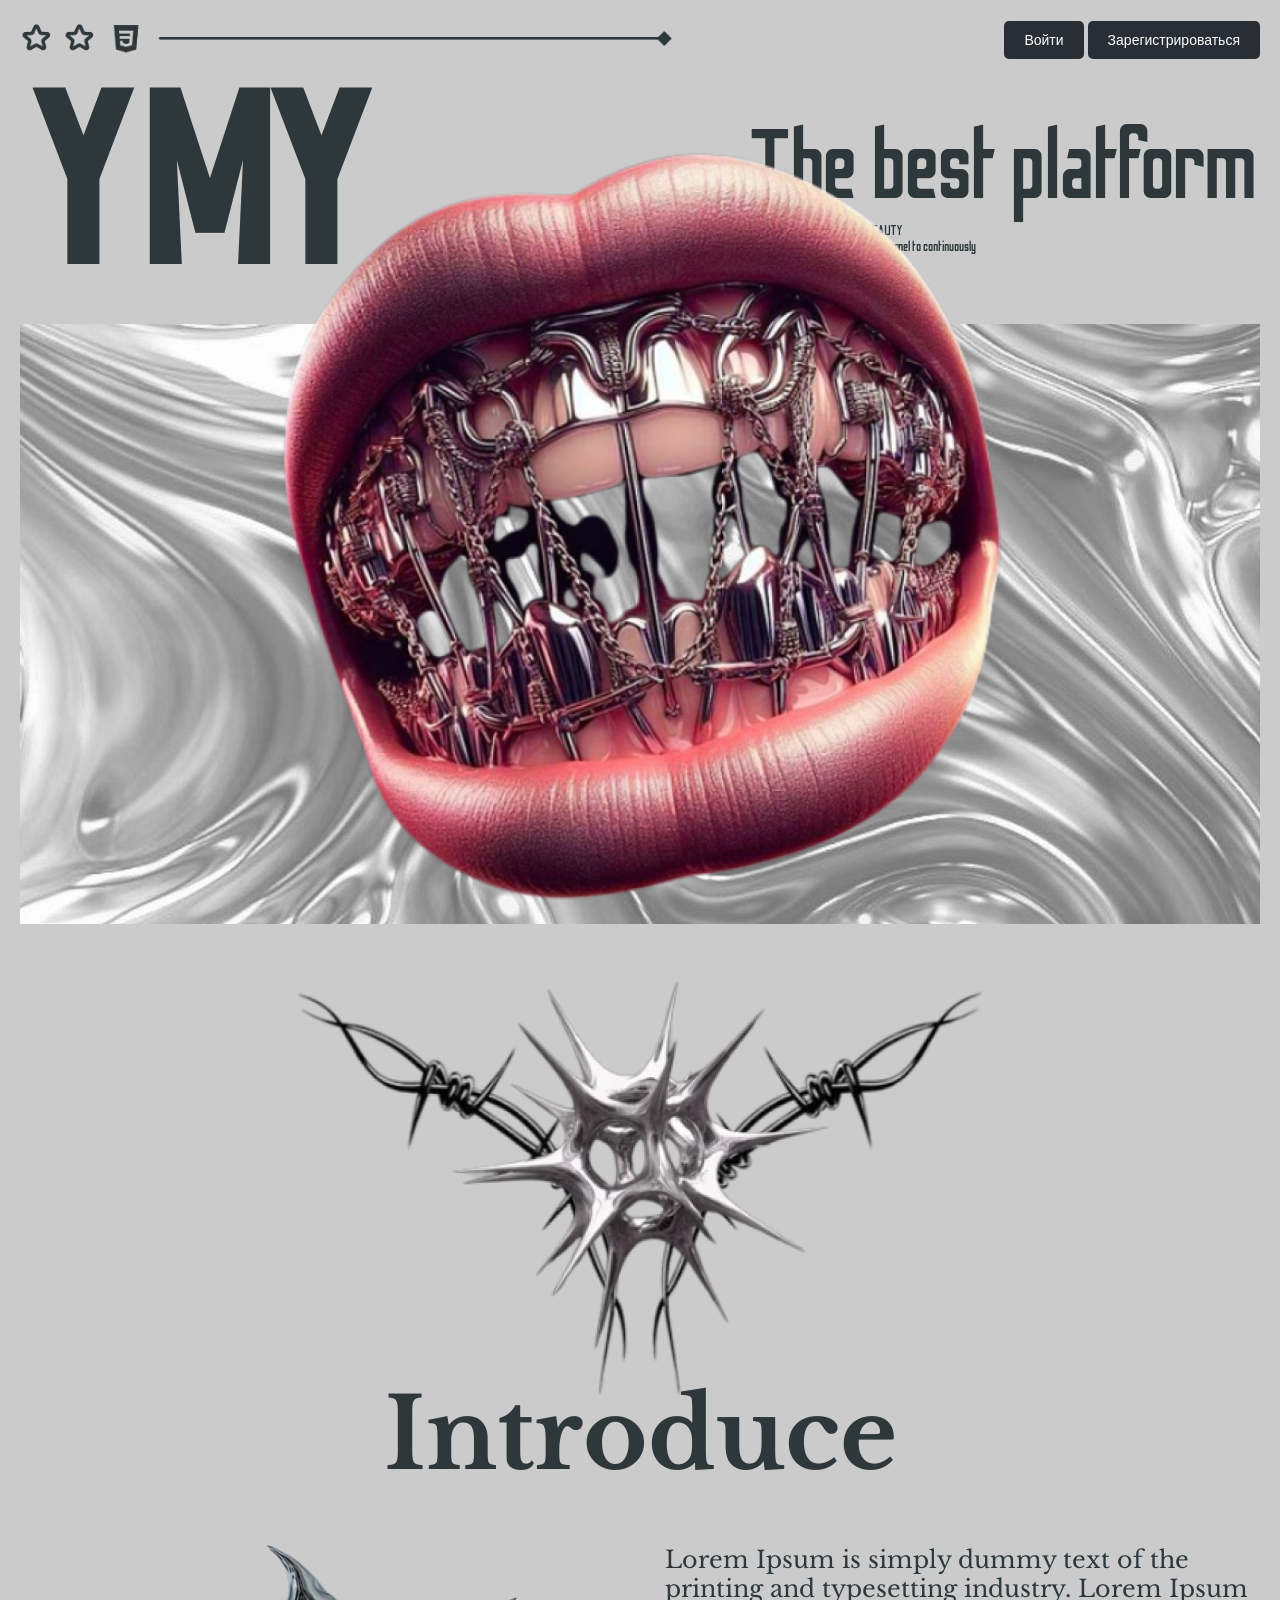
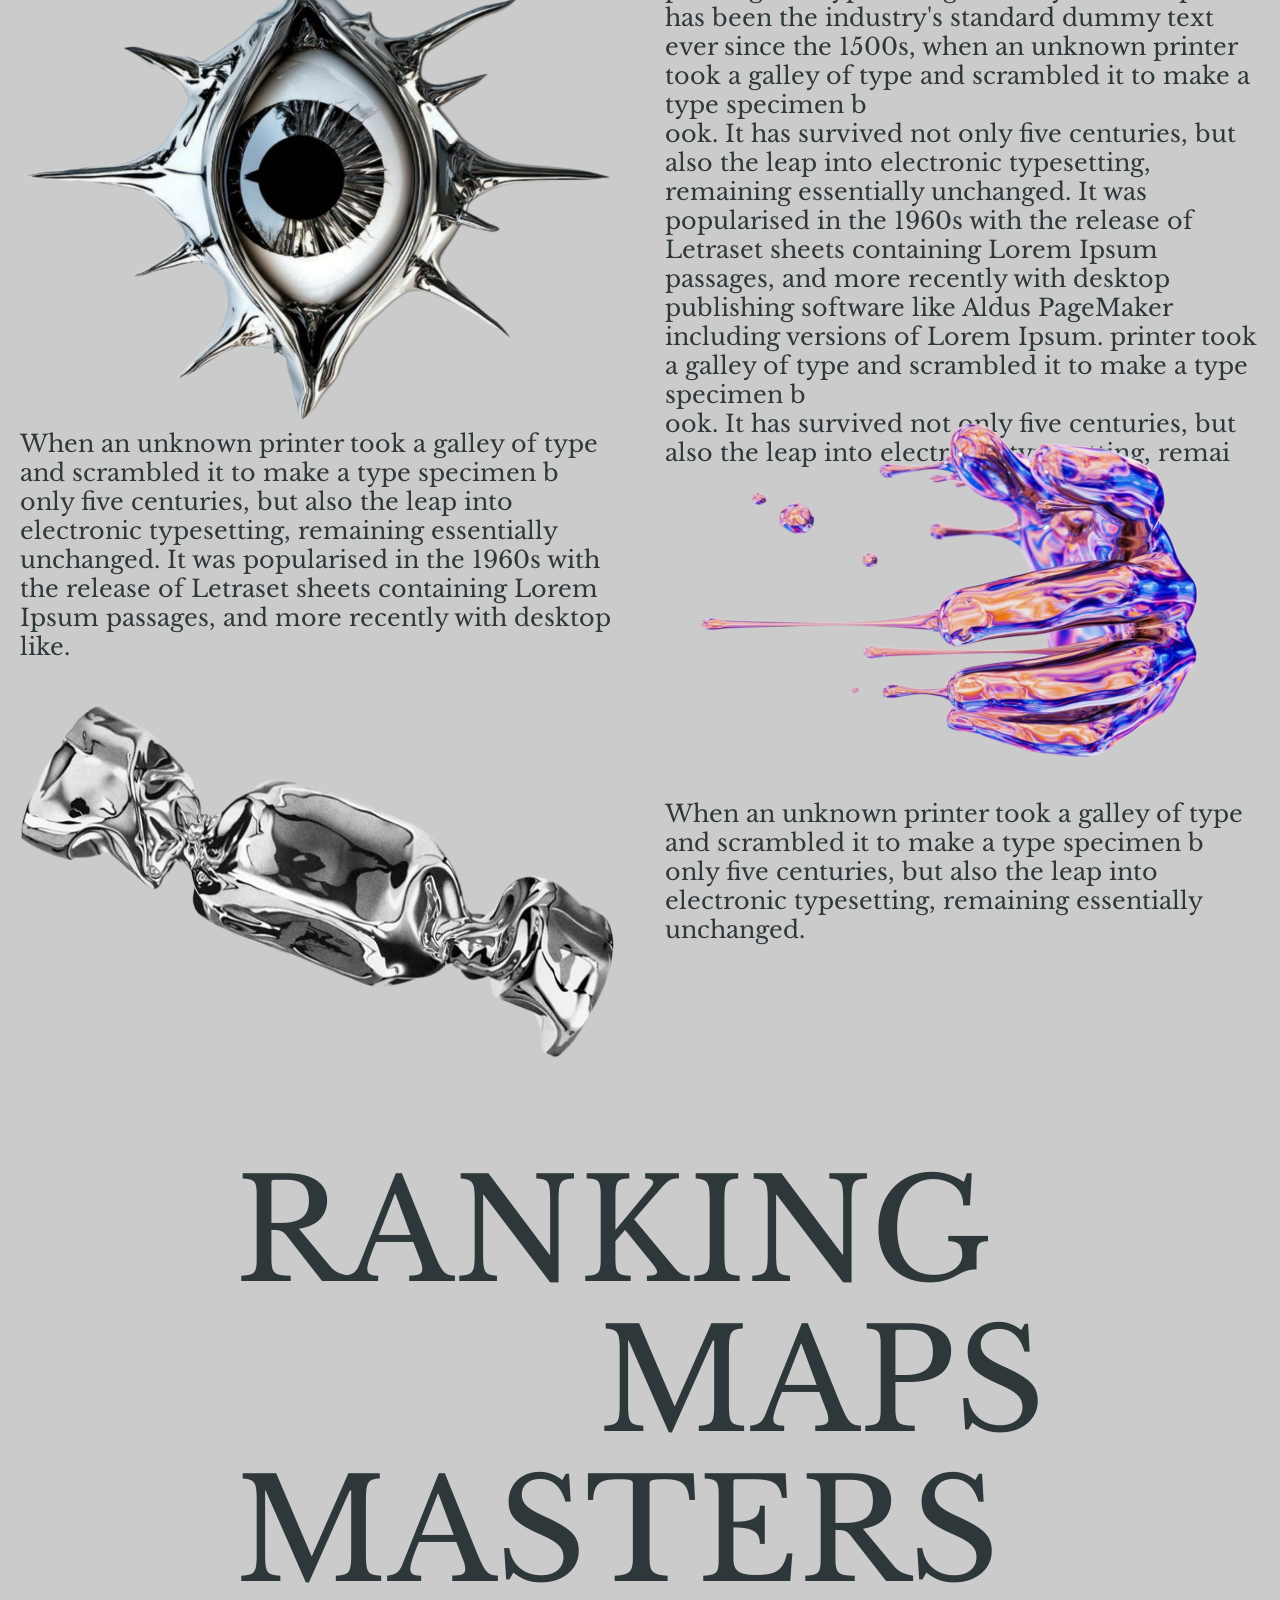
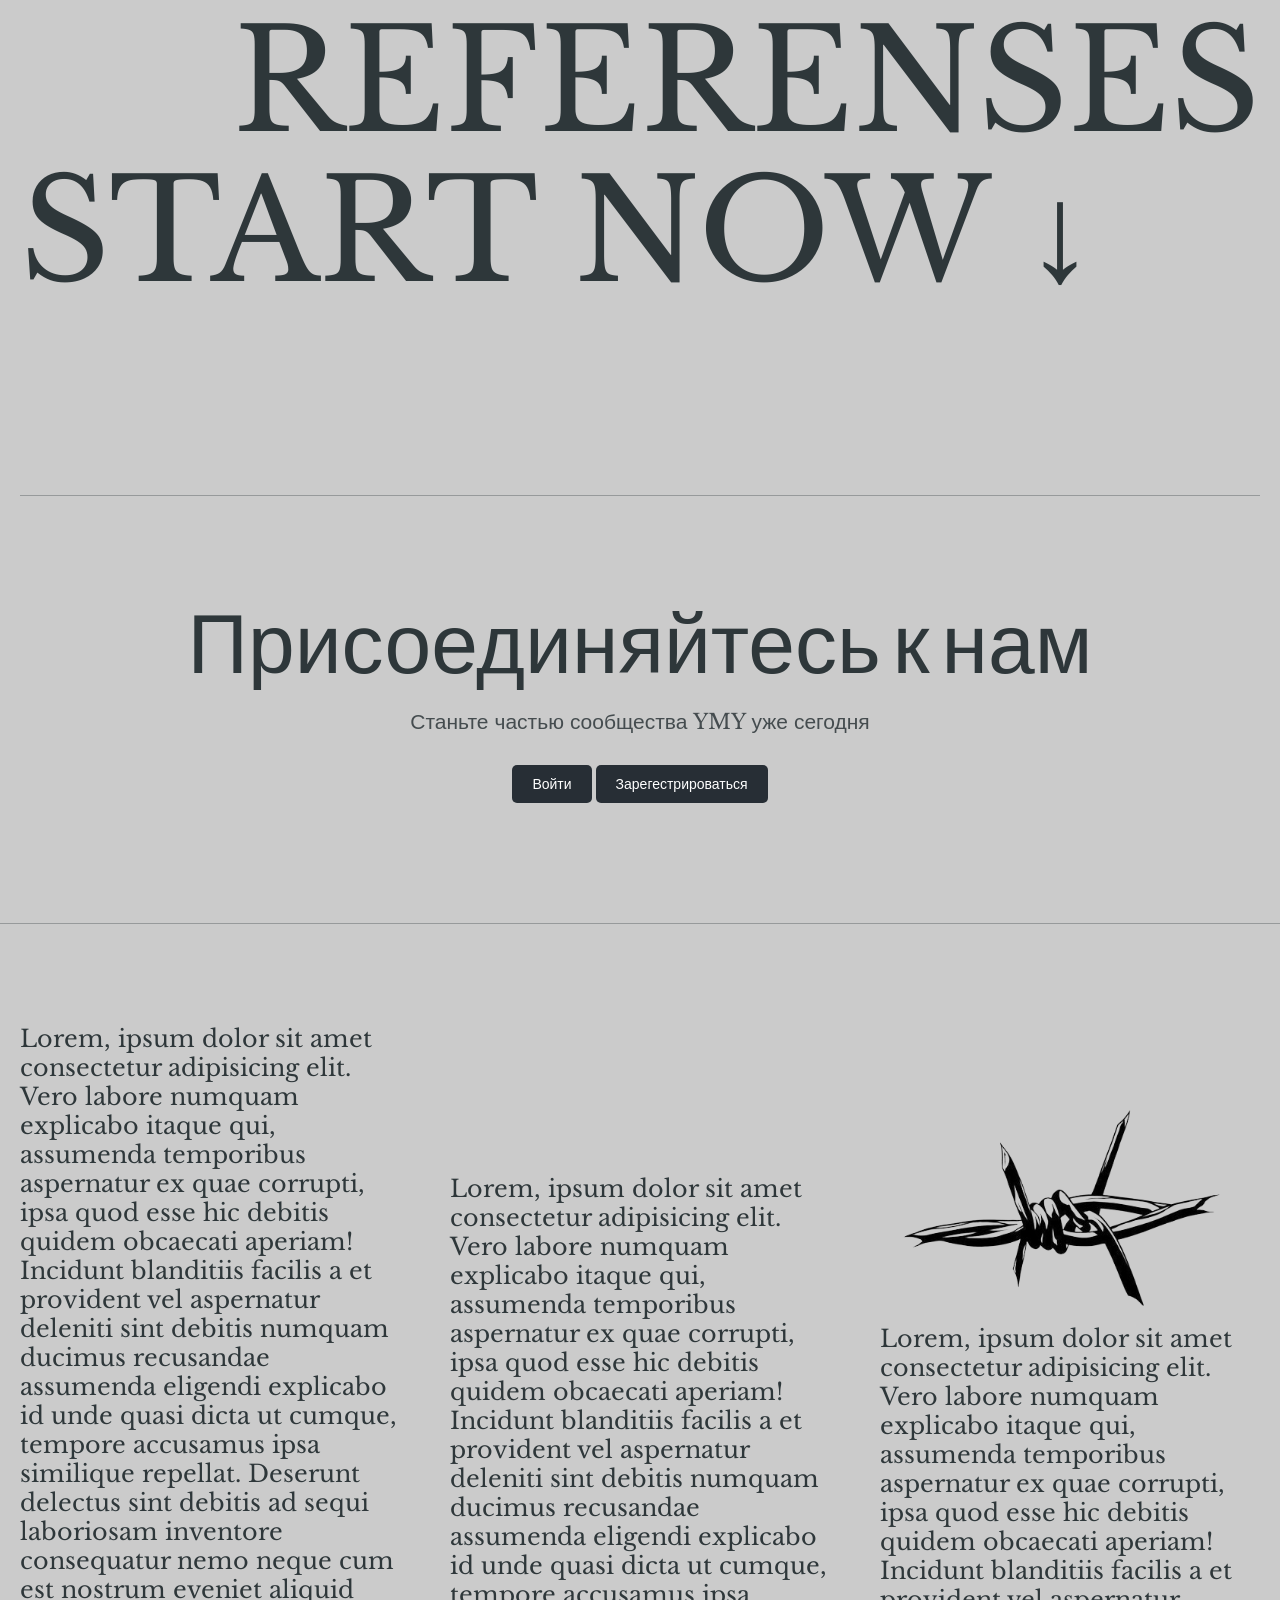
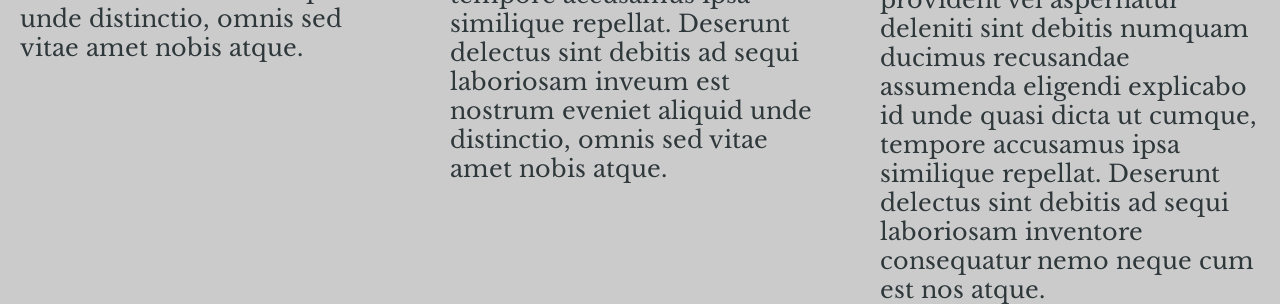
<file: frontend/index.html>
<!DOCTYPE html>
<html lang="ru">
<head>
    <meta charset="UTF-8">
    <meta name="viewport" content="width=device-width, initial-scale=1.0">
    <title>YMY — The Best Platform</title>
    <link rel="stylesheet" href="style.css">
</head>
<body>
    <main>
        <header>
            <img src="images/5.png" alt="YMY Logo">

            <!-- синг ин и синг ап вверху-->
            <div class="auth-buttons">
                <a href="login.html" class="my-button">Войти</a>
                <a href="singup.html" class="my-button">Зарегистрироваться</a>
            </div>
        </header>

        <section class="banner">
            <div class="content">
                <h1 class="left">YMY</h1>
                <div class="right">
                    <h2>The best platform</h2>
                    <p>THE BEST PLATFORM FOR BEAUTY</p>
                    <p>Don't forget to subscribe to the channel to continuously
                        <br>update interesting news</p>
                </div>
                <div class="image">
                    <img src="images/mouth.png" alt="">
                </div>
            </div>
        </section>

        <section class="grid grid-1">
            <figure>
                <img src="images/sich.png" alt="">
            </figure>
            <figure>
                <img src="images/3.png" alt="" class="autoRotate">
            </figure>
            <h2 class="autoShow">Introduce</h2>
        </section>

        <section class="grid grid-2">
            <div class="autoShow">
                <figure>
                    <img src="images/6.png" alt="">
                </figure>
                <p>
                    When an unknown printer took a galley of type and scrambled it to make a type specimen b <br>
                    only five centuries, but also the leap into electronic typesetting, remaining essentially unchanged. It was popularised in the 1960s with the release of Letraset sheets containing Lorem Ipsum passages, and more recently with desktop like.
                </p>
            </div>
            <div class="autoShow">
                Lorem Ipsum is simply dummy text of the printing and typesetting industry. Lorem Ipsum has been the industry's standard dummy text ever since the 1500s, when an unknown printer took a galley of type and scrambled it to make a type specimen b <br>
                ook. It has survived not only five centuries, but also the leap into electronic typesetting, remaining essentially unchanged. It was popularised in the 1960s with the release of Letraset sheets containing Lorem Ipsum passages, and more recently with desktop publishing software like Aldus PageMaker including versions of Lorem Ipsum.
                printer took a galley of type and scrambled it to make a type specimen b <br>
                ook. It has survived not only five centuries, but also the leap into electronic typesetting, remai
            </div>

            <div class="autoShow">
                <figure>
                    <img src="images/2.png" alt="">
                </figure>
                <p>
                    When an unknown printer took a galley of type and scrambled it to make a type specimen b <br>
                    only five centuries, but also the leap into electronic typesetting, remaining essentially unchanged. 
                </p>
            </div>
            <div class="autoShow">
                <figure>
                    <img src="images/candy.png" alt="">
                </figure>
            </div>
        </section>

        <section class="grid grid-3">
            <div class="autoBLur">RANKING</div>
            <div class="autoBLur">MAPS</div>
            <div class="autoBLur">MASTERS </div>
            <div class="autoBLur"> REFERENSES</div>
            <div class="autoBLur">START NOW &#8595;</div>
        </section>

        <!-- синг ин и синг ап внизу -->
        <section class="cta-section autoShow">
            <h2>Присоединяйтесь к нам</h2>
            <p>Станьте частью сообщества YMY уже сегодня</p>
            <div class="auth-buttons">
                <a href="login.html" class="my-button">Войти</a>
                <a href="singup.html" class="my-button">Зарегестрироваться</a>
            </div>
        </section>
    </main>

    <footer>
        <div class="grid grid-5 content">
            <div>Lorem, ipsum dolor sit amet consectetur adipisicing elit. Vero labore numquam explicabo itaque qui, assumenda temporibus aspernatur ex quae corrupti, ipsa quod esse hic debitis quidem obcaecati aperiam! Incidunt blanditiis facilis a et provident vel aspernatur deleniti sint debitis numquam ducimus recusandae assumenda eligendi explicabo id unde quasi dicta ut cumque, tempore accusamus ipsa similique repellat. Deserunt delectus sint debitis ad sequi laboriosam inventore consequatur nemo neque cum est nostrum eveniet aliquid unde distinctio, omnis sed vitae amet nobis atque.</div>
            <div>Lorem, ipsum dolor sit amet consectetur adipisicing elit. Vero labore numquam explicabo itaque qui, assumenda temporibus aspernatur ex quae corrupti, ipsa quod esse hic debitis quidem obcaecati aperiam! Incidunt blanditiis facilis a et provident vel aspernatur deleniti sint debitis numquam ducimus recusandae assumenda eligendi explicabo id unde quasi dicta ut cumque, tempore accusamus ipsa similique repellat. Deserunt delectus sint debitis ad sequi laboriosam inveum est nostrum eveniet aliquid unde distinctio, omnis sed vitae amet nobis atque.</div>
            <div>Lorem, ipsum dolor sit amet consectetur adipisicing elit. Vero labore numquam explicabo itaque qui, assumenda temporibus aspernatur ex quae corrupti, ipsa quod esse hic debitis quidem obcaecati aperiam! Incidunt blanditiis facilis a et provident vel aspernatur deleniti sint debitis numquam ducimus recusandae assumenda eligendi explicabo id unde quasi dicta ut cumque, tempore accusamus ipsa similique repellat. Deserunt delectus sint debitis ad sequi laboriosam inventore consequatur nemo neque cum est nos atque.</div>
            <div>
                <figure>
                    <img src="images/8.png" alt="">
                </figure>
            </div>
        </div>
    </footer>
</body>
</html>
</file>
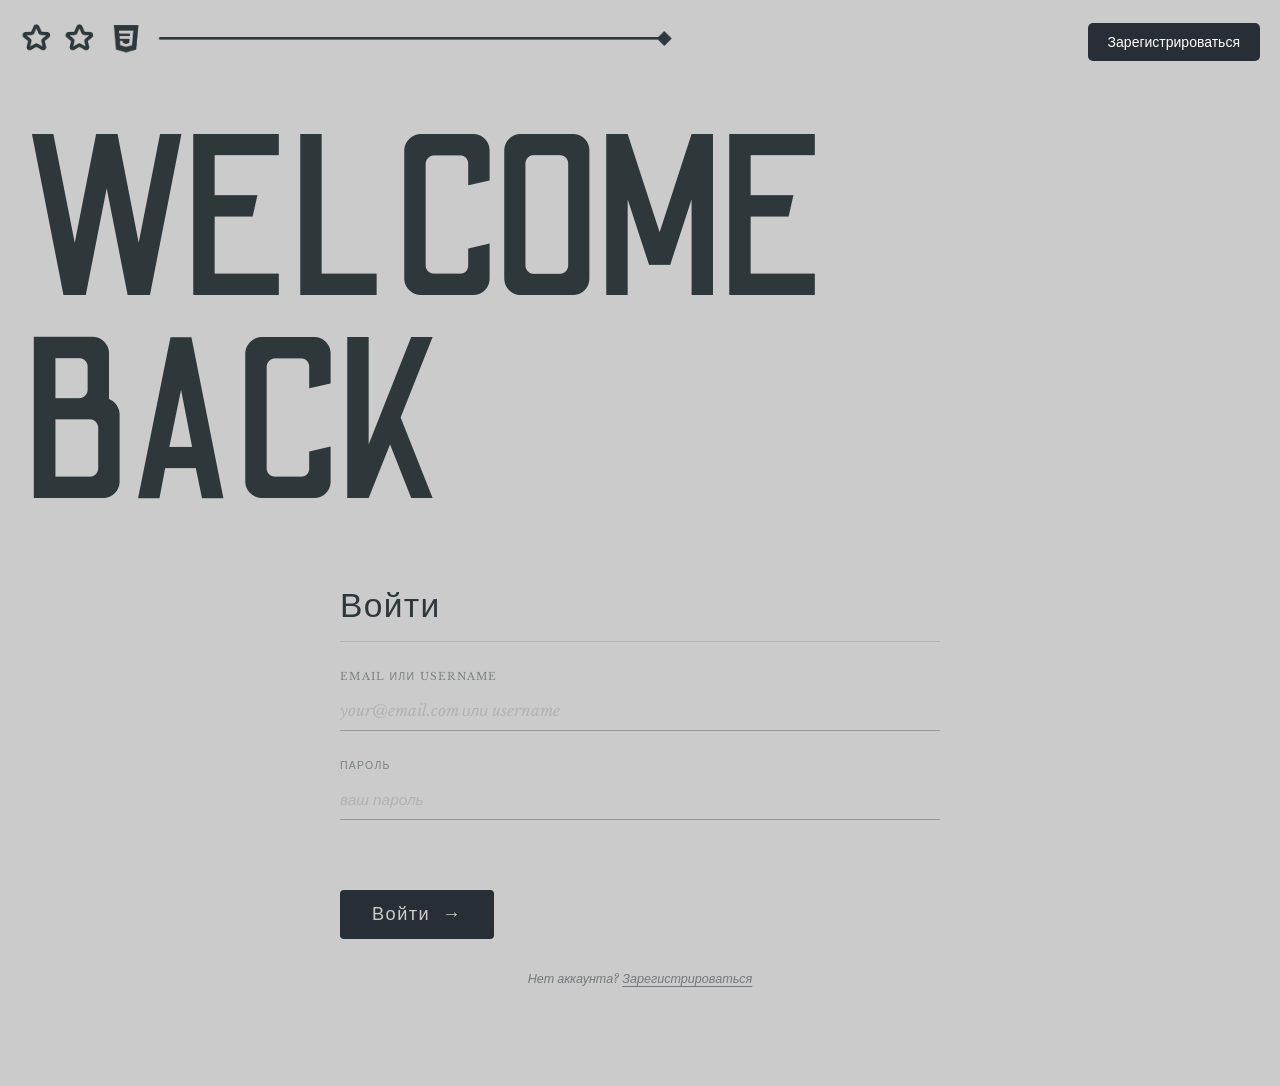
<file: frontend/lenta.html>
<!DOCTYPE html>
<html lang="ru">
<head>
    <meta charset="UTF-8">
    <meta name="viewport" content="width=device-width, initial-scale=1.0">
    <title>YMY — Лента</title>
    <link rel="stylesheet" href="style.css">
</head>
<body>
    <main>
        <header>
            <a href="index.html"><img src="images/5.png" alt="YMY Logo"></a>
            <div class="auth-buttons">
                <button class="my-button" onclick="logout()">Выйти</button>
            </div>
        </header>
    </main>
    <script>
        if (!localStorage.getItem("token")) {
            window.location.href = "login.html";
        }
        function logout() {
            localStorage.clear();
            window.location.href = "index.html";
        }
    </script>
</body>
</html>
</file>
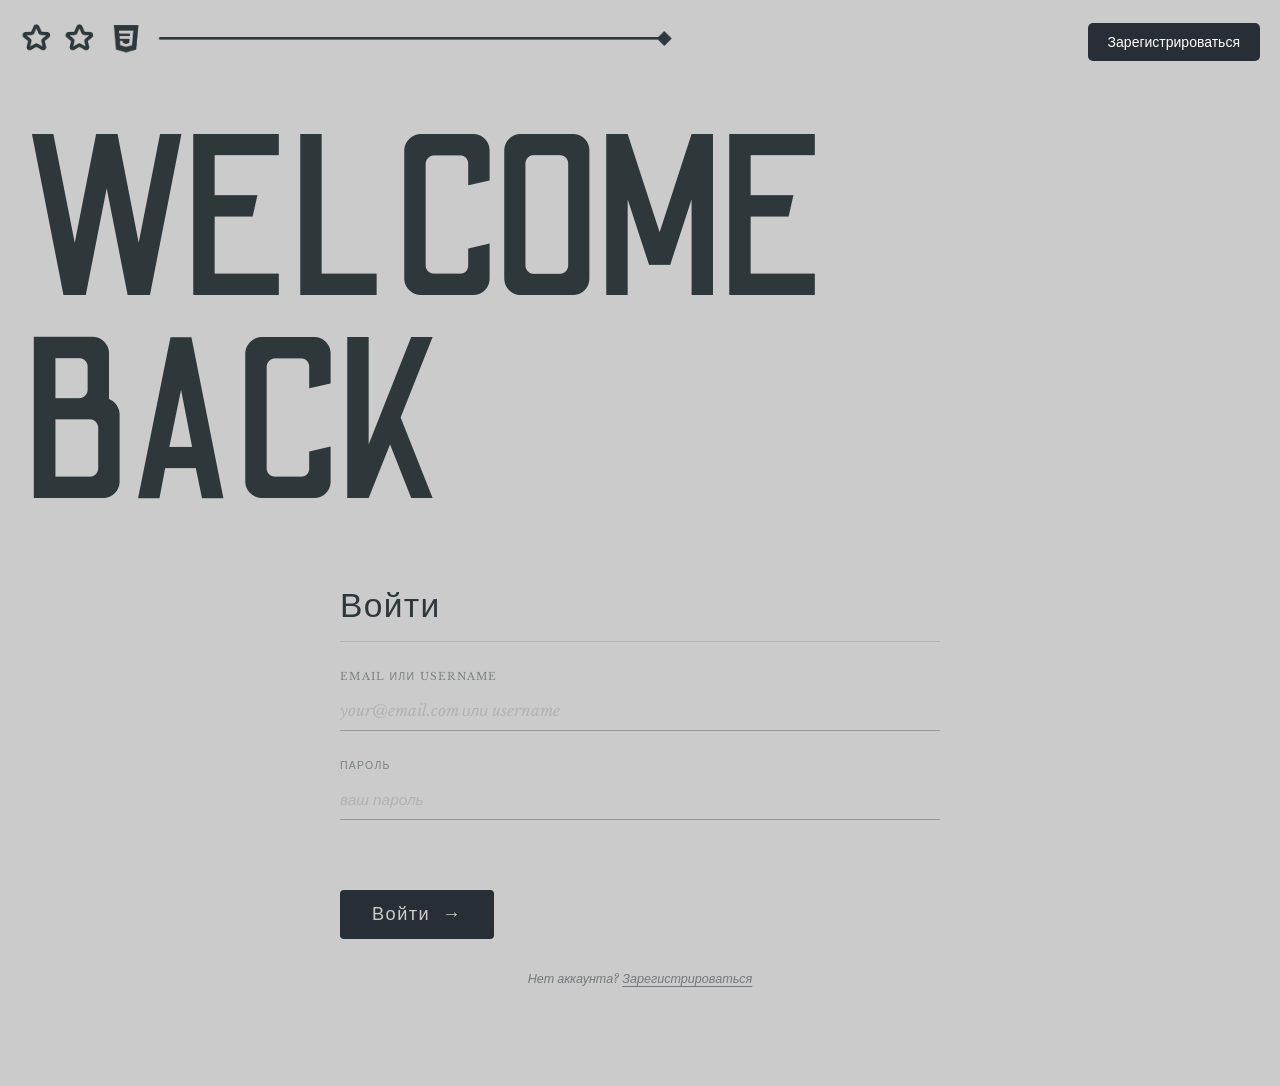
<file: frontend/login.html>
<!DOCTYPE html>
<html lang="ru">
<head>
    <meta charset="UTF-8">
    <meta name="viewport" content="width=device-width, initial-scale=1.0">
    <title>YMY — Войти</title>
    <link rel="stylesheet" href="style.css">
    <link rel="stylesheet" href="auth.css">
</head>
<body>
    <main>
        <header>
            <a href="index.html"><img src="images/5.png" alt="YMY Logo"></a>
            <div class="auth-buttons">
                <a href="singup.html" class="my-button">Зарегистрироваться</a>
            </div>
        </header>

        <section class="auth-hero">
            <h1 class="auth-title">WELCOME<br>BACK</h1>
        </section>

        <section class="auth-wrapper">

            <div id="loginForm" class="auth-form">
                <div class="form-label-big">Войти</div>

                <div class="field-group">
                    <label>Email или Username</label>
                    <input type="text" id="login" placeholder="your@email.com или username">
                </div>

                <div class="field-group">
                    <label>Пароль</label>
                    <input type="password" id="password" placeholder="ваш пароль">
                </div>

                <div class="error-msg" id="loginError"></div>

                <button type="button" class="submit-btn" id="loginBtn">
                    <span>Войти</span><span class="arrow">&#8594;</span>
                </button>
            </div>

            <p class="auth-switch">Нет аккаунта? <a href="singup.html">Зарегистрироваться</a></p>

        </section>
    </main>

    <script>
        const API_BASE = "http://localhost:8000";

        document.getElementById("loginBtn").addEventListener("click", async () => {
            const errEl = document.getElementById("loginError");
            errEl.textContent = "";

            const login = document.getElementById("login").value.trim();
            const password = document.getElementById("password").value;

            if (!login || !password) { errEl.textContent = "Заполните все поля"; return; }

            try {
                const res = await fetch(`${API_BASE}/login`, {
                    method: "POST",
                    headers: { "Content-Type": "application/json" },
                    body: JSON.stringify({ login, password })
                });
                const data = await res.json();
                if (!res.ok) {
                    const detail = Array.isArray(data.detail) ? data.detail.map(e => e.msg).join(", ") : (data.detail || "Ошибка");
                    throw new Error(detail);
                }

                localStorage.setItem("token", data.access_token);
                localStorage.setItem("user_id", data.user_id);
                localStorage.setItem("role", data.role);
                localStorage.setItem("nickname", data.nickname || "");

                window.location.href = "lenta.html";
            } catch (err) {
                errEl.textContent = err.message;
            }
        });
    </script>
</body>
</html>
</file>
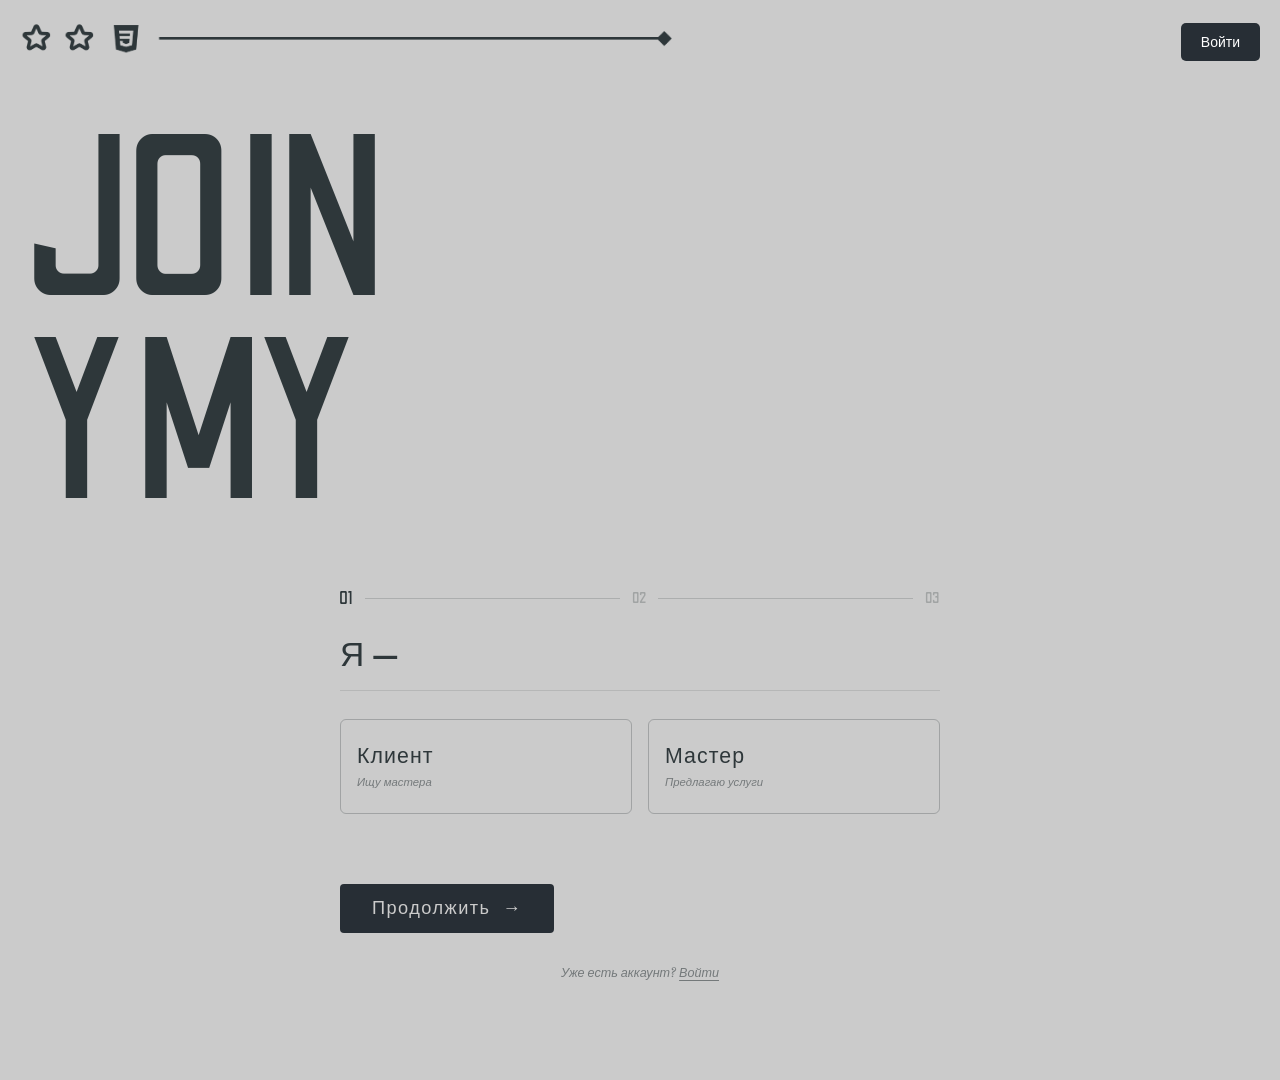
<file: frontend/singup.html>
<!DOCTYPE html>
<html lang="ru">
<head>
    <meta charset="UTF-8">
    <meta name="viewport" content="width=device-width, initial-scale=1.0">
    <title>YMY — Регистрация</title>
    <link rel="stylesheet" href="style.css">
    <link rel="stylesheet" href="auth.css">
</head>

<body>
    <main>
        <header>
            <a href="index.html"><img src="images/5.png" alt="YMY Logo"></a>
            <div class="auth-buttons">
                <a href="login.html" class="my-button">Войти</a>
            </div>
        </header>

        <section class="auth-hero">
            <h1 class="auth-title">JOIN<br>YMY</h1>
        </section>

        <section class="auth-wrapper">

            <!-- ИНДИКАТОР ШАГОВ -->
            <div class="steps-indicator" id="stepsIndicator">
                <div class="step-dot active" id="dot1">01</div>
                <div class="step-line"></div>
                <div class="step-dot" id="dot2">02</div>
                <div class="step-line"></div>
                <div class="step-dot" id="dot3">03</div>
                <div class="step-line master-step" id="line4" style="display:none"></div>
                <div class="step-dot master-step" id="dot4" style="display:none">04</div>
            </div>

            <!-- ШАГ 1: Роль -->
            <div id="step1" class="auth-form">
                <div class="form-label-big">Я —</div>
                <div class="role-choice">
                    <button type="button" class="role-card" id="roleClient" onclick="selectRole('client')">
                        <span class="role-card-title">Клиент</span>
                        <span class="role-card-desc">Ищу мастера</span>
                    </button>
                    <button type="button" class="role-card" id="roleMaster" onclick="selectRole('master')">
                        <span class="role-card-title">Мастер</span>
                        <span class="role-card-desc">Предлагаю услуги</span>
                    </button>
                </div>
                <div class="error-msg" id="step1Error"></div>
                <button type="button" class="submit-btn" onclick="goStep2()">
                    <span>Продолжить</span><span class="arrow">&#8594;</span>
                </button>
            </div>

            <!-- ШАГ 2: Email, username, пароль -->
            <div id="step2" class="auth-form" style="display:none">
                <div class="form-label-big">Шаг 02</div>
                <div class="field-group">
                    <label>Email</label>
                    <input type="email" id="email" placeholder="your@email.com">
                </div>
                <div class="field-group">
                    <label>Username</label>
                    <input type="text" id="username" placeholder="минимум 3 символа">
                </div>
                <div class="field-group">
                    <label>Пароль</label>
                    <input type="password" id="password" placeholder="минимум 8 символов">
                </div>
                <div class="field-group">
                    <label>Подтвердите пароль</label>
                    <input type="password" id="confirmPassword" placeholder="повторите пароль">
                </div>
                <div class="error-msg" id="step2Error"></div>
                <div class="form-nav">
                    <button type="button" class="back-btn" onclick="goTo(1)">&#8592; Назад</button>
                    <button type="button" class="submit-btn" onclick="submitStep2()">
                        <span>Продолжить</span><span class="arrow">&#8594;</span>
                    </button>
                </div>
            </div>

            <!-- ШАГ 3: Nickname, avatar, banner -->
            <div id="step3" class="auth-form" style="display:none">
                <div class="form-label-big">Шаг 03</div>
                <div class="field-group">
                    <label>Никнейм</label>
                    <input type="text" id="nickname" placeholder="минимум 3 символа">
                </div>
                <div class="field-group">
                    <label>Аватар <span class="field-note">(URL, загрузка — скоро)</span></label>
                    <input type="text" id="avatar" placeholder="https://...">
                </div>
                <div class="field-group">
                    <label>Баннер <span class="field-note">(URL, загрузка — скоро)</span></label>
                    <input type="text" id="banner" placeholder="https://...">
                </div>
                <div class="error-msg" id="step3Error"></div>
                <div class="form-nav">
                    <button type="button" class="back-btn" onclick="goTo(2)">&#8592; Назад</button>
                    <button type="button" class="submit-btn" onclick="submitStep3()">
                        <span>Продолжить</span><span class="arrow">&#8594;</span>
                    </button>
                </div>
            </div>

            <!-- ШАГ 4: Мастер — телефон, профессии, теги -->
            <div id="step4" class="auth-form" style="display:none">
                <div class="form-label-big">Шаг 04</div>
                <div class="field-group">
                    <label>Телефон</label>
                    <input type="tel" id="phone" placeholder="+380XXXXXXXXX">
                </div>
                <div class="field-group">
                    <label>Профессии</label>
                    <div class="tags-list" id="professionsList"><span class="loading-text">Загрузка...</span></div>
                </div>
                <div class="field-group">
                    <label>Теги <span class="field-note">(через запятую: маникюр, наращивание)</span></label>
                    <input type="text" id="tagsInput" placeholder="маникюр, наращивание, педикюр">
                </div>
                <div class="error-msg" id="step4Error"></div>
                <div class="form-nav">
                    <button type="button" class="back-btn" onclick="goTo(3)">&#8592; Назад</button>
                    <button type="button" class="submit-btn" onclick="submitStep4()">
                        <span>Готово</span><span class="arrow">&#8594;</span>
                    </button>
                </div>
            </div>

            <!-- УСПЕХ -->
            <div id="successScreen" class="success-screen" style="display:none">
                <div class="success-icon">✓</div>
                <div class="form-label-big">Готово!</div>
                <p class="success-text">Добро пожаловать в YMY</p>
                <a href="login.html" class="submit-btn" style="text-decoration:none;">
                    <span>Войти</span><span class="arrow">&#8594;</span>
                </a>
            </div>

            <!-- ССЫЛКА ВНИЗУ -->
            <p class="auth-switch" id="authSwitch">Уже есть аккаунт? <a href="login.html">Войти</a></p>

        </section>
    </main>

    <script>
        const API_BASE = "http://localhost:8000";
        let selectedRole = null;
        let userId = null;
        let selectedProfessions = new Set();
        let currentStep = 1;

        function selectRole(role) {
            selectedRole = role;
            document.getElementById("roleClient").classList.toggle("active", role === "client");
            document.getElementById("roleMaster").classList.toggle("active", role === "master");

            // показываем шаг 04 в индикаторе если мастер
            const masterSteps = document.querySelectorAll(".master-step");
            masterSteps.forEach(el => el.style.display = role === "master" ? "" : "none");
        }

        function goTo(n) {
            console.log("goTo called with n:", n);
            document.querySelectorAll(".auth-form, .success-screen").forEach(el => el.style.display = "none");
            const el = document.getElementById("step" + n) || document.getElementById("successScreen");
            if (el) el.style.display = "flex";
            currentStep = n;
            updateDots(n);

            const switchEl = document.getElementById("authSwitch");
            if (switchEl) switchEl.style.display = n === 5 ? "none" : "";
        }

        function updateDots(n) {
            for (let i = 1; i <= 4; i++) {
                const dot = document.getElementById("dot" + i);
                if (!dot) continue;
                dot.className = "step-dot";
                if (i < n) dot.classList.add("done");
                else if (i === n) dot.classList.add("active");
            }
        }

        function goStep2() {
            if (!selectedRole) {
                document.getElementById("step1Error").textContent = "Выберите роль";
                return;
            }
            goTo(2);
        }

        async function submitStep2() {
            console.log("submitStep2 called, role:", selectedRole, "userId before:", userId);
            const errEl = document.getElementById("step2Error");
            errEl.textContent = "";
 
            const email = document.getElementById("email").value.trim();
            const username = document.getElementById("username").value.trim();
            const password = document.getElementById("password").value;
            const confirm = document.getElementById("confirmPassword").value;

            if (!email || !username || !password || !confirm) { errEl.textContent = "Заполните все поля"; return; }
            if (username.length < 3) { errEl.textContent = "Username минимум 3 символа"; return; }
            if (password.length < 8) { errEl.textContent = "Пароль минимум 8 символов"; return; }
            if (password !== confirm) { errEl.textContent = "Пароли не совпадают"; return; }

            try {
                const res = await fetch(`${API_BASE}/register/step2`, {
                    method: "POST",
                    headers: { "Content-Type": "application/json" },
                    body: JSON.stringify({ email, username, password, confirm_password: confirm, role: selectedRole })
                });
                const data = await res.json();
                if (!res.ok) {
                    const detail = Array.isArray(data.detail) ? data.detail.map(e => e.msg).join(", ") : (data.detail || "Ошибка");
                    throw new Error(detail);
                }
                userId = data.user_id;
                goTo(3);
            } catch (err) {
                errEl.textContent = err.message;
            }
        }

        async function submitStep3() {
            const errEl = document.getElementById("step3Error");
            errEl.textContent = "";

            const nickname = document.getElementById("nickname").value.trim();
            const avatar = document.getElementById("avatar").value.trim();
            const banner = document.getElementById("banner").value.trim();

            if (!nickname) { errEl.textContent = "Введите никнейм"; return; }
            if (nickname.length < 3) { errEl.textContent = "Никнейм минимум 3 символа"; return; }

            try {
                const res = await fetch(`${API_BASE}/register/step3`, {
                    method: "POST",
                    headers: { "Content-Type": "application/json" },
                    body: JSON.stringify({ user_id: userId, nickname, avatar: avatar || null, banner: banner || null })
                });
                const data = await res.json();
                if (!res.ok) {
                    const detail = Array.isArray(data.detail) ? data.detail.map(e => e.msg).join(", ") : (data.detail || "Ошибка");
                    throw new Error(detail);
                }

                if (selectedRole === "master") {
                    loadProfessions();
                    goTo(4);
                } else {
                    showSuccess();
                }
            } catch (err) {
                errEl.textContent = err.message;
            }
        }

        async function submitStep4() {
            const errEl = document.getElementById("step4Error");
            errEl.textContent = "";

            const phone = document.getElementById("phone").value.trim();
            const tagsRaw = document.getElementById("tagsInput").value.trim();

            if (!phone) { errEl.textContent = "Введите телефон"; return; }
            if (selectedProfessions.size === 0) { errEl.textContent = "Выберите хотя бы одну профессию"; return; }

            const tags = tagsRaw ? tagsRaw.split(",").map(t => t.trim()).filter(Boolean) : [];

            try {
                const res = await fetch(`${API_BASE}/register/step4`, {
                    method: "POST",
                    headers: { "Content-Type": "application/json" },
                    body: JSON.stringify({ user_id: userId, phone, profession_ids: [...selectedProfessions], tags })
                });
                const data = await res.json();
                if (!res.ok) {
                    const detail = Array.isArray(data.detail) ? data.detail.map(e => e.msg).join(", ") : (data.detail || "Ошибка");
                    throw new Error(detail);
                }
                showSuccess();
            } catch (err) {
                errEl.textContent = err.message;
            }
        }

        function showSuccess() {
            document.querySelectorAll(".auth-form").forEach(el => el.style.display = "none");
            document.getElementById("successScreen").style.display = "flex";
            document.getElementById("authSwitch").style.display = "none";
            updateDots(99);
        }

        async function loadProfessions() {
            const container = document.getElementById("professionsList");
            container.innerHTML = '<span class="loading-text">Загрузка...</span>';
            try {
                const res = await fetch(`${API_BASE}/professions/`);
                const profs = await res.json();
                container.innerHTML = "";
                if (profs.length === 0) {
                    container.innerHTML = '<span class="loading-text">Нет профессий</span>';
                    return;
                }
                profs.forEach(p => {
                    const tag = document.createElement("button");
                    tag.type = "button";
                    tag.className = "tag-pill";
                    tag.textContent = p.name;
                    tag.addEventListener("click", () => {
                        if (selectedProfessions.has(p.id)) {
                            selectedProfessions.delete(p.id);
                            tag.classList.remove("selected");
                        } else {
                            selectedProfessions.add(p.id);
                            tag.classList.add("selected");
                        }
                    });
                    container.appendChild(tag);
                });
            } catch {
                container.innerHTML = '<span class="loading-text">Не удалось загрузить</span>';
            }
        }
    </script>
</body>
</html>
</file>
<file: frontend/style.css>
@import url('https://fonts.googleapis.com/css2?family=Libre+Baskerville:ital,wght@0,400;0,700;1,400&family=Odibee+Sans&display=swap');

html, body{
    scroll-behavior: smooth;
}
body{
    background-color: #CBCBCB;
    margin: 0;
    font-size:14px;
    color:#2E373A;
    font-family: "Libre Baskerville",sans-serif;
}
*{
    padding: 0;
    margin: 0;
    box-sizing:border-box;
    list-style:none;
}
main{
    width:min(1400px,100vw);
    margin:auto;
    padding: 20px;
}


.auth-buttons{
    display:inline-flex;
    gap: 4px;            
    align-items: center;
}
.my-button {
    display: inline-block;
    padding: 10px 20px;
    background-color:#272e35;
    color: white;
    text-decoration:none;
    border-radius: 5px;
    white-space:nowrap;
    transition: background-color 0.3s;
}
.my-button:hover{
    background-color: #4a5568;
}


.cta-section {
    margin-top: 100px;
    padding: 100px 20px;
    text-align:center;
    border-top: 1px solid #2E373A55;
}
.cta-section h2 {
    font-family: "Odibee Sans",sans-serif;
    font-size: 6em;
    font-weight:200;
    margin-bottom:15px;
}
.cta-section p {
    font-size:1.5em;
    margin-bottom:30px;
    opacity: 0.85;
}


header{
    display:flex;
    justify-content:space-between;
    align-items:center;
    flex-wrap: wrap;
}
header img{
    height: 40px;
}
.banner .content{
    font-family: "Odibee Sans",sans-serif;
    display:flex;
    justify-content: space-between;
    align-items: center;
    flex-wrap: wrap;
}
.banner .content h1{
    font-size:17em;
}
.banner .content.right{
    text-align: right;
    transform: translateY(-30px);
}
.banner .content .right h2{
    font-size: 7em;
    font-weight: 200;
}
.banner .image{
    width: 100%;
    height: 600px;
    background-image:url(images/banner.png);
    position: relative;
}
.banner .image img{
    position: absolute;
    height: 130%;
    left:50%;
    transform:translateX(-50%);
    bottom: 0px;
}
.grid figure img{
    width: 100%;
}

.grid{
    display: grid;
    grid-template-columns:repeat(6, 1fr);
    grid-template-rows:repeat(var(--row), 100px);
    margin-top: 50px;
    gap: 50px;
}
.grid-1 figure:nth-child(1){
    grid-column: 2/6;
    grid-row: 1;
}
.grid-1 figure:nth-child(2){
    grid-column: 3/5;
    grid-row: 1;
}
.grid-1 h2:nth-child(3){
    font-size:7em;
    grid-column: 1/7;
    text-align: center;
    grid-row: 5;
    z-index: 1;
}
.grid-1{
    --row: 2;
}
.grid-2{
    --row:8;
    font-size:1.7em;
}
.grid-2 div:nth-child(1){
    grid-column: 1/4;
    grid-row:1;
}
.grid-2 div:nth-child(2){
    grid-column:4/7;
    grid-row: 1;
}
.grid-2 div:nth-child(3){
    grid-column:4/7;
    grid-row:4;
}
.grid-2 div:nth-child(4){
    grid-column: 1 / 4;
    grid-row: 6;
}
.grid-3{
    --row: 6;
    font-size:10em;
}
.grid-3 div{
    grid-column: 2/6;
    text-wrap:nowrap;
}
.grid-3 div:nth-child(even){
    text-align:right;
}
.grid-3 div:nth-child(5){
    grid-column: 1/6;
}
.grid-3 div:nth-child(4){
    grid-column:1/7;
}


footer{
    border-top: 1px solid #2E373A55;
    min-height:100vh;
}
footer .content{
    width: min(1400px, 100vw);
    margin:auto;
    padding: 100px 20px;
}
.grid-5{
    --row: 5;
    font-size:1.7em;
}
.grid-5 div:nth-child(1){
    grid-row: 1;
    grid-column:1/3;
}
.grid-5 div:nth-child(2){
    grid-row:2;
    grid-column:3/5;
}
.grid-5 div:nth-child(3){
    grid-row: 3;
    grid-column: 5/7;
}
.grid-5 div:nth-child(4){
    grid-row: 1;
    grid-column:5/7;
}


.autoRotate{
    animation: autoRotateAnimation;
    animation-timeline:view();
}
@keyframes autoRotateAnimation{
    from{ transform:rotate(0deg); }
    to{ transform: rotate(360deg); }
}
.autoShow{
    animation: autoShowAnimation both;
    animation-timeline:view(70% 5%);
}
@keyframes autoShowAnimation{
    from{
        opacity: 0;
        transform: translateY(200px) scale(0.3);
    }
    to{
        opacity: 1;
        transform:translateY(0) scale(1);
    }
}
.autoBLur{
    animation: autoBLurAnimation linear both;
    animation-timeline:view();
}
@keyframes autoBLurAnimation{
    0%{ filter: blur(40px); }
    45%, 55%{ filter: blur(0px); }
    100%{ filter:blur(40px); }
}


@media screen and (max-width: 1023px){
    header img{ height: 2em; }
    .banner .content h1{ font-size: 12em; }
    .banner .content .right{ transform: none; }
    .grid-2 div:nth-child(1){ grid-row: 2; }
    .grid-2 div:nth-child(3){ grid-row: 6; }
    .grid-2 div:nth-child(4){ grid-row: 5; }
    .grid-3{
        font-size: 5em;
        line-height:1em;
    }
    .cta-section h2{ font-size: 4em; }
}

@media screen and (max-width: 767px){
    header img{
        height:unset;
        width: 100%;
    }
    .banner .content h1{ font-size: 7em; }
    .banner .content{
        text-align: center;
        display: flex;
        justify-content:center;
        align-items:center;
    }
    .banner{ overflow: hidden; }
    .grid-1 h2:nth-child(3){ font-size: 3em; }
    .grid{ display:block; }
    .grid-3{
        font-size: 4em;
        display: block;
        margin-bottom:100px;
    }
    .cta-section h2{ font-size:3em; }
    .auth-buttons{
        width: 100%;
        justify-content: center;
        margin-top:10px;
    }
}
</file>
<file: frontend/auth.css>
/* auth.css — общие стили для signup.html и login.html */

.auth-hero {
    padding: 60px 0 0;
    overflow: hidden;
}
.auth-title {
    font-family: "Odibee Sans", sans-serif;
    font-size: clamp(5em, 18vw, 17em);
    font-weight: 400;
    line-height: 0.88;
    color: #2E373A;
    margin: 0;
    user-select: none;
}

.auth-wrapper {
    margin: 60px auto 80px;
    max-width: 600px;
    display: flex;
    flex-direction: column;
    gap: 32px;
}


.steps-indicator {
    display: flex;
    align-items: center;
    gap: 12px;
}
.step-dot {
    font-family: "Odibee Sans", sans-serif;
    font-size: 1.1em;
    color: #2E373A44;
    transition: color 0.3s, transform 0.3s;
    letter-spacing: 0.05em;
}
.step-dot.active {
    color: #2E373A;
    transform: scale(1.15);
}
.step-dot.done {
    color: #2E373A;
    opacity: 0.35;
    text-decoration: line-through;
}
.step-line {
    flex: 1;
    height: 1px;
    background: #2E373A33;
}


.auth-form {
    display: flex;
    flex-direction: column;
    gap: 28px;
    animation: formAppear 0.35s ease both;
}
@keyframes formAppear {
    from { opacity: 0; transform: translateY(20px); }
    to   { opacity: 1; transform: translateY(0); }
}

.form-label-big {
    font-family: "Odibee Sans", sans-serif;
    font-size: 2.4em;
    letter-spacing: 0.04em;
    color: #2E373A;
    line-height: 1;
    border-bottom: 1px solid #2E373A22;
    padding-bottom: 18px;
}


.field-group {
    display: flex;
    flex-direction: column;
    gap: 8px;
}
.field-group label {
    font-size: 0.75em;
    letter-spacing: 0.12em;
    text-transform: uppercase;
    opacity: 0.5;
}
.field-note {
    font-size: 0.85em;
    opacity: 0.5;
    text-transform: none;
    letter-spacing: 0;
}
.field-group input {
    background: transparent;
    border: none;
    border-bottom: 1.5px solid #2E373A55;
    padding: 10px 0;
    font-size: 1.1em;
    font-family: "Libre Baskerville", sans-serif;
    color: #2E373A;
    outline: none;
    transition: border-color 0.2s;
    width: 100%;

}
.field-group input::placeholder {
    opacity: 0.28;
    font-style: italic;
}
.field-group input:focus {
    border-bottom-color: #2E373A;
}


.role-choice {
    display: flex;
    gap: 16px;
}
.role-card {
    flex: 1;
    background: transparent;
    border: 1.5px solid #2E373A44;
    border-radius: 6px;
    padding: 24px 16px;
    cursor: pointer;
    display: flex;
    flex-direction: column;
    gap: 6px;
    transition: border-color 0.2s, background 0.2s;
    text-align: left;
}
.role-card:hover {
    border-color: #2E373A99;
}
.role-card.active {
    background: #2E373A;
    border-color: #2E373A;
}
.role-card.active .role-card-title,
.role-card.active .role-card-desc {
    color: #CBCBCB;
}
.role-card-title {
    font-family: "Odibee Sans", sans-serif;
    font-size: 1.6em;
    color: #2E373A;
    letter-spacing: 0.05em;
}
.role-card-desc {
    font-family: "Libre Baskerville", sans-serif;
    font-size: 0.85em;
    color: #2E373A;
    opacity: 0.55;
    font-style: italic;
}


.tags-list {
    display: flex;
    flex-wrap: wrap;
    gap: 8px;
    margin-top: 4px;
}
.tag-pill {
    background: transparent;
    border: 1.5px solid #2E373A44;
    border-radius: 100px;
    padding: 7px 18px;
    font-family: "Libre Baskerville", sans-serif;
    font-size: 0.88em;
    color: #2E373A;
    cursor: pointer;
    transition: all 0.2s;
}
.tag-pill:hover { border-color: #2E373A; }
.tag-pill.selected {
    background: #2E373A;
    color: #CBCBCB;
    border-color: #2E373A;
}
.loading-text {
    font-style: italic;
    opacity: 0.4;
    font-size: 0.9em;
}


.submit-btn {
    display: inline-flex;
    align-items: center;
    gap: 12px;
    background: #272e35;
    color: #CBCBCB;
    border: none;
    padding: 14px 32px;
    font-family: "Odibee Sans", sans-serif;
    font-size: 1.3em;
    letter-spacing: 0.08em;
    cursor: pointer;
    border-radius: 4px;
    align-self: flex-start;
    transition: background 0.3s, gap 0.3s;
    text-decoration: none;
}
.submit-btn:hover { background: #4a5568; gap: 20px; }

.form-nav {
    display: flex;
    align-items: center;
    justify-content: space-between;
}
.back-btn {
    background: transparent;
    border: none;
    font-family: "Libre Baskerville", sans-serif;
    font-size: 0.95em;
    color: #2E373A;
    opacity: 0.45;
    cursor: pointer;
    transition: opacity 0.2s;
    padding: 0;
}
.back-btn:hover { opacity: 1; }


.error-msg {
    font-size: 0.85em;
    color: #c0392b;
    font-style: italic;
    min-height: 1.2em;
}


.auth-switch {
    font-size: 0.9em;
    opacity: 0.55;
    text-align: center;
    font-style: italic;
}
.auth-switch a {
    color: #2E373A;
    text-decoration: underline;
    text-underline-offset: 3px;
}


.success-screen {
    flex-direction: column;
    align-items: center;
    gap: 24px;
    padding: 60px 0;
    text-align: center;
    animation: formAppear 0.4s ease both;
}
.success-icon {
    font-size: 4em;
    font-family: "Odibee Sans", sans-serif;
    animation: popIn 0.5s cubic-bezier(0.175, 0.885, 0.32, 1.275) both;
}
@keyframes popIn {
    from { transform: scale(0); opacity: 0; }
    to   { transform: scale(1); opacity: 1; }
}
.success-text {
    font-size: 1.2em;
    opacity: 0.6;
    font-style: italic;
}


@media (max-width: 767px) {
    .auth-title { font-size: clamp(4em, 22vw, 7em); }
    .auth-wrapper { margin: 40px auto 60px; padding: 0 4px; }
    .role-choice { flex-direction: column; }
    .submit-btn { width: 100%; justify-content: center; }
    .form-nav { flex-direction: column-reverse; gap: 16px; align-items: stretch; }
    .back-btn { text-align: center; }
}
</file>
